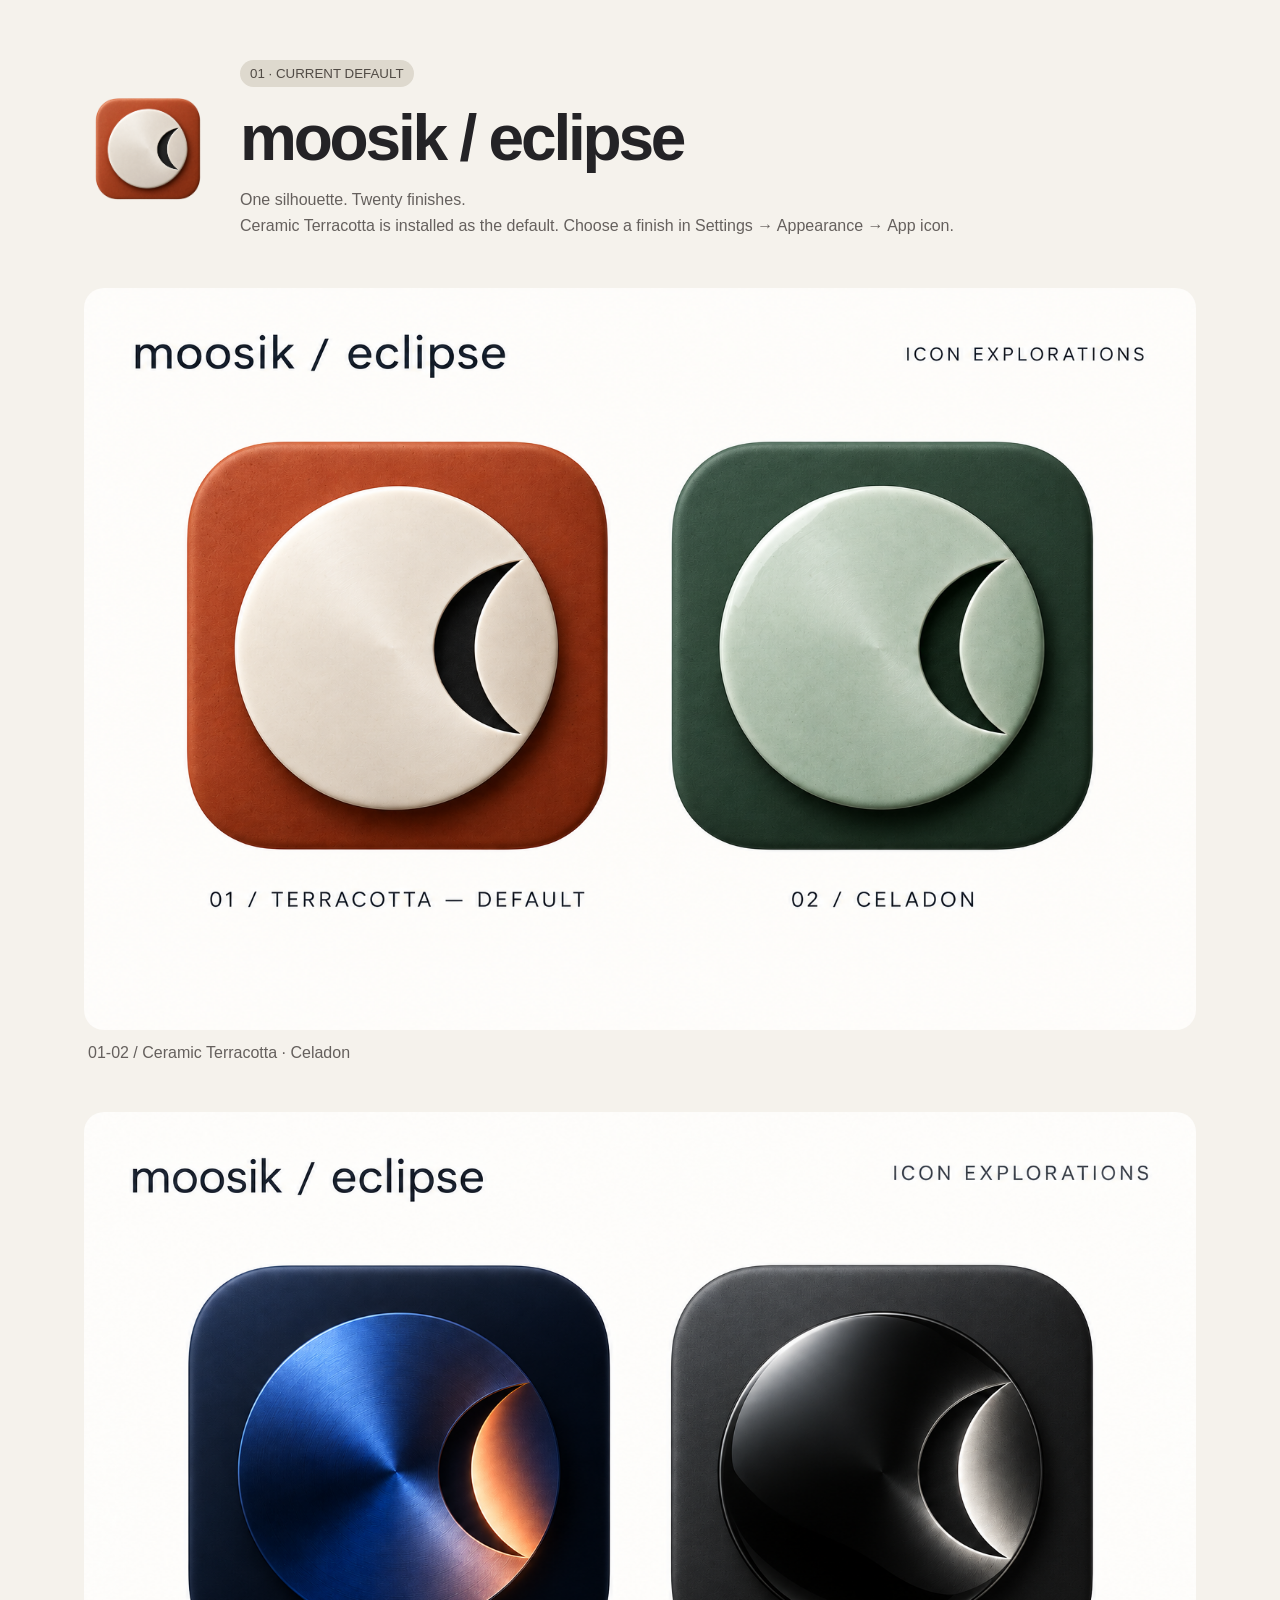
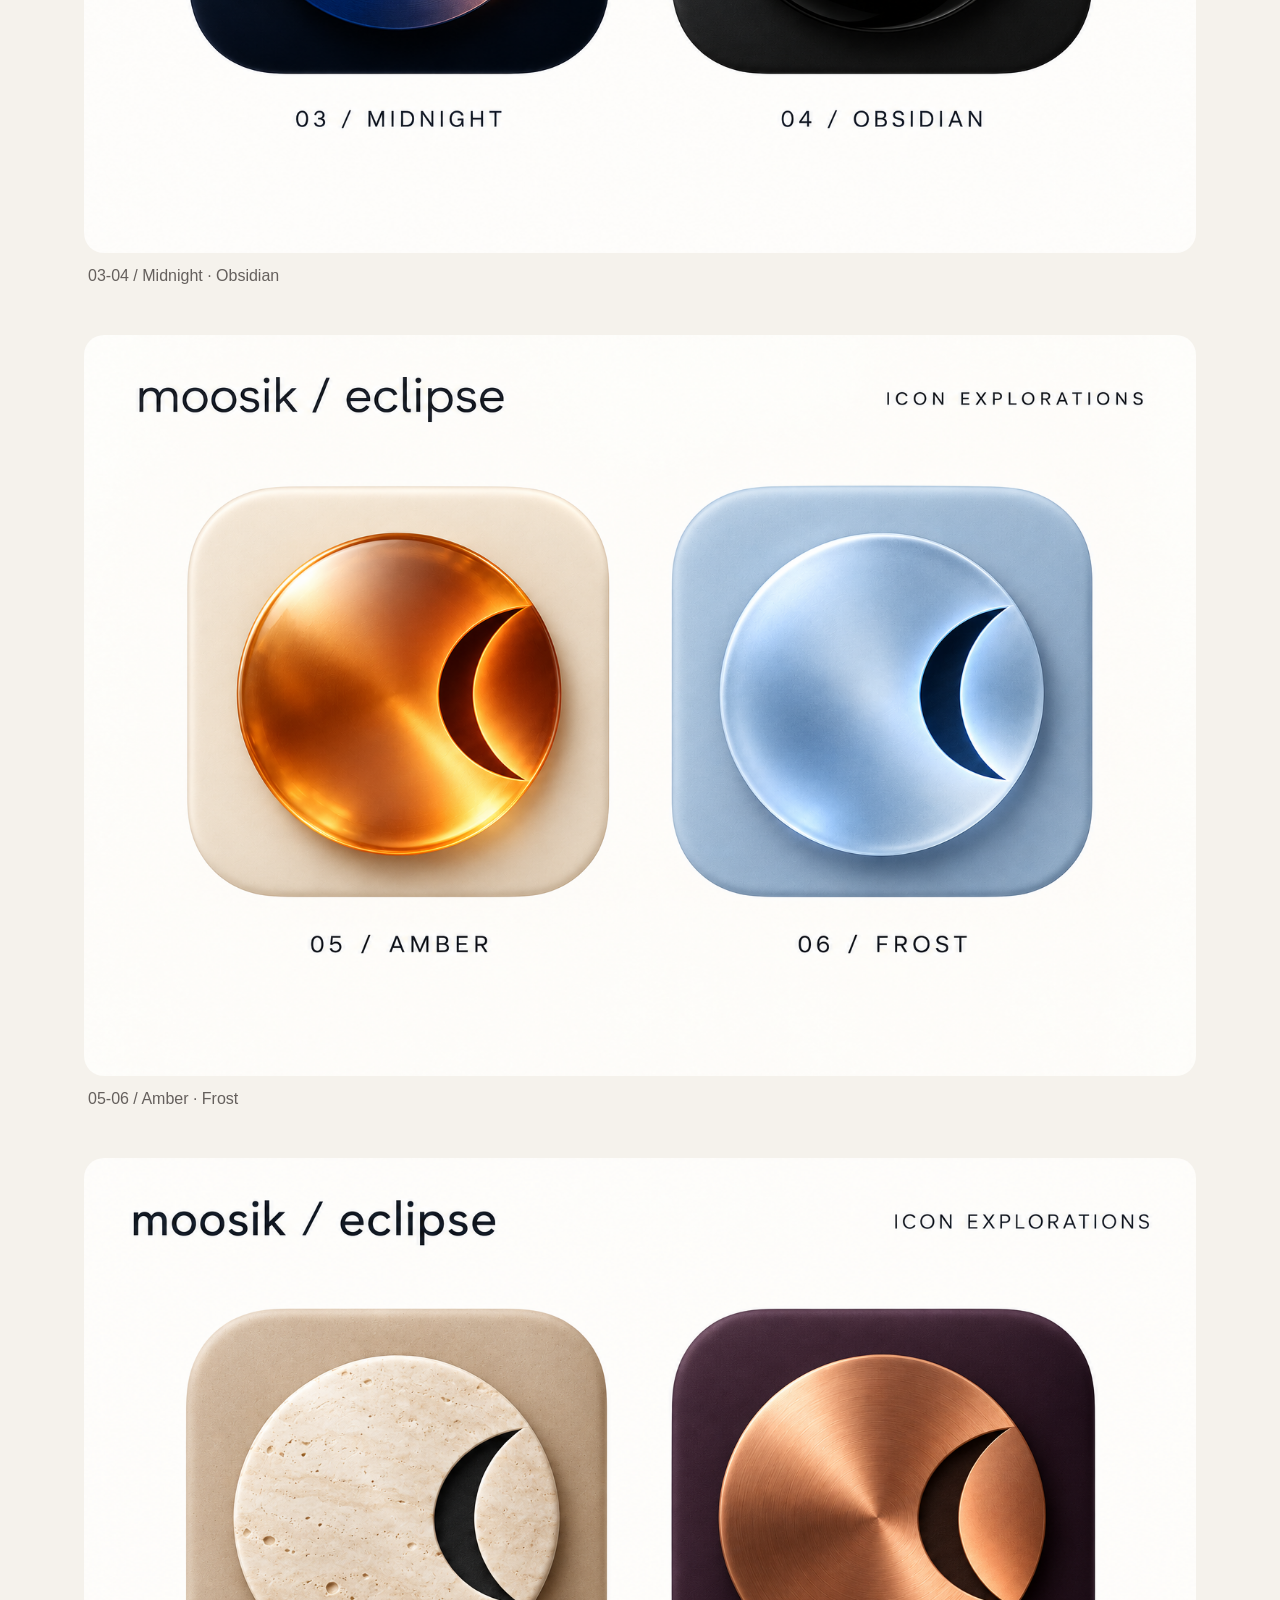
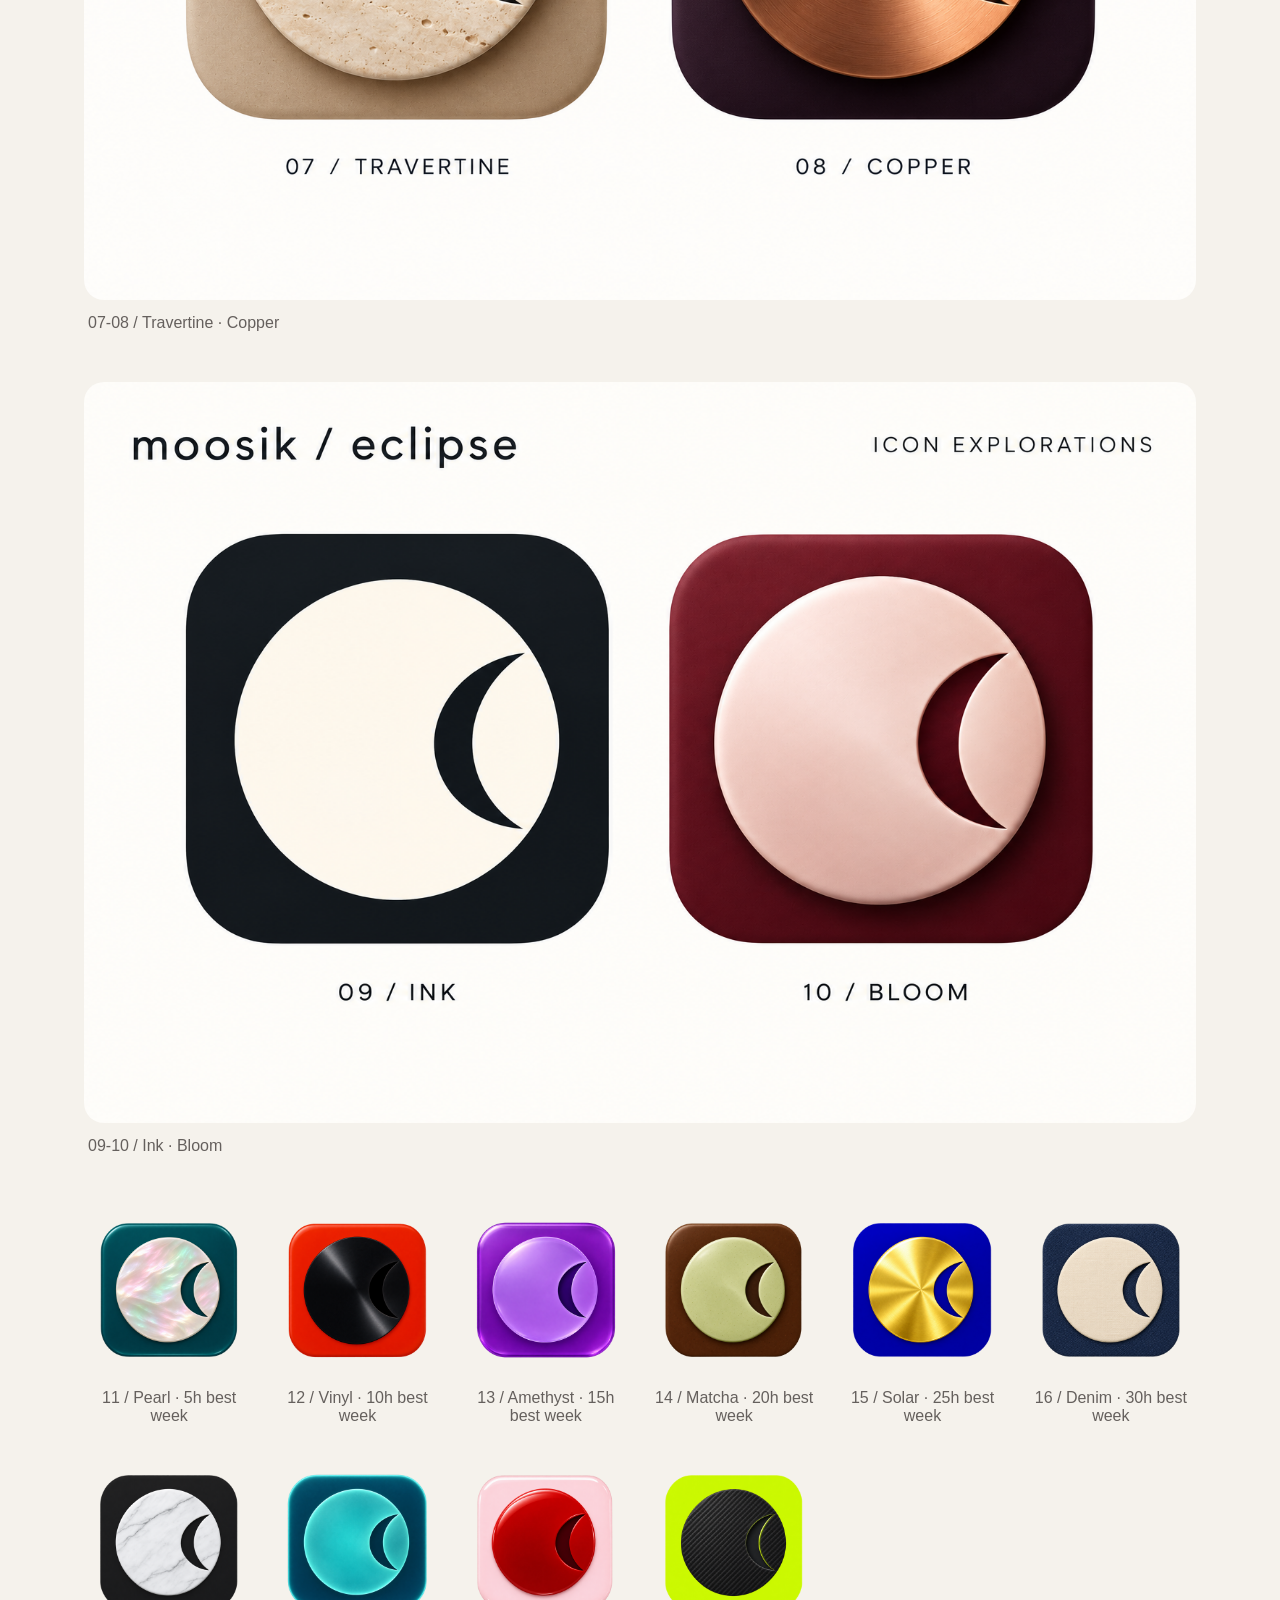
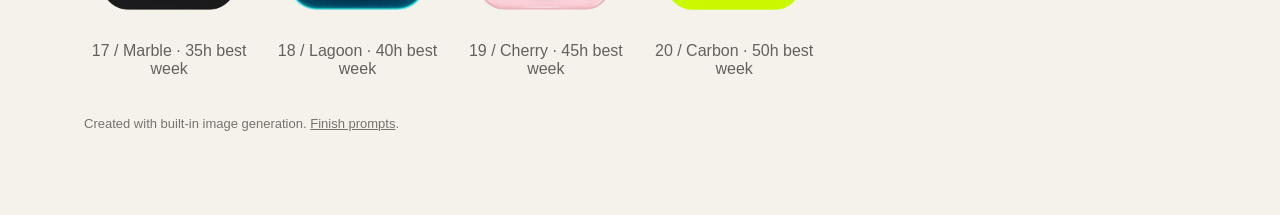
<file: assets/branding/moosik/eclipse/index.html>
<!doctype html><html lang="en"><meta charset="utf-8"><meta name="viewport" content="width=device-width,initial-scale=1"><title>Moosik — Eclipse collection</title><style>*{box-sizing:border-box}body{margin:0;background:#f5f2ec;color:#242326;font:16px -apple-system,BlinkMacSystemFont,sans-serif}main{max-width:1160px;margin:auto;padding:60px 24px}header{display:flex;align-items:center;gap:28px;margin-bottom:50px}header img{width:128px}h1{font-weight:550;font-size:clamp(36px,5vw,64px);letter-spacing:-.05em;margin:0 0 12px}p{color:#65605d;line-height:1.6;margin:0}small{display:inline-block;background:#ded9ce;color:#514b45;padding:6px 10px;border-radius:20px;margin-bottom:14px}figure{margin:0 0 36px}figure img{width:100%;display:block;border-radius:20px}figcaption{padding:14px 4px;color:#65605d}footer{padding:24px 0;color:#79716c;font-size:13px}a{color:inherit}.finishes{display:grid;grid-template-columns:repeat(auto-fit,minmax(150px,1fr));gap:18px}.finishes figure{text-align:center;margin:0}.finishes img{border-radius:0}</style><main><header><img src="ceramic-final.png" alt="Default Ceramic Terracotta icon"><div><small>01 · CURRENT DEFAULT</small><h1>moosik / eclipse</h1><p>One silhouette. Twenty finishes.<br>Ceramic Terracotta is installed as the default. Choose a finish in Settings → Appearance → App icon.</p></div></header><figure><a href="options-01-02.png"><img src="options-01-02.png" alt="Ceramic Terracotta · Celadon" loading="lazy"></a><figcaption>01-02 / Ceramic Terracotta · Celadon</figcaption></figure><figure><a href="options-03-04.png"><img src="options-03-04.png" alt="Midnight · Obsidian" loading="lazy"></a><figcaption>03-04 / Midnight · Obsidian</figcaption></figure><figure><a href="options-05-06.png"><img src="options-05-06.png" alt="Amber · Frost" loading="lazy"></a><figcaption>05-06 / Amber · Frost</figcaption></figure><figure><a href="options-07-08.png"><img src="options-07-08.png" alt="Travertine · Copper" loading="lazy"></a><figcaption>07-08 / Travertine · Copper</figcaption></figure><figure><a href="options-09-10.png"><img src="options-09-10.png" alt="Ink · Bloom" loading="lazy"></a><figcaption>09-10 / Ink · Bloom</figcaption></figure><div class="finishes">
<figure><a href="variants/pearl.png"><img src="variants/pearl.png" alt="Pearl Eclipse icon" loading="lazy"></a><figcaption>11 / Pearl · 5h best week</figcaption></figure>
<figure><a href="variants/vinyl.png"><img src="variants/vinyl.png" alt="Vinyl Eclipse icon" loading="lazy"></a><figcaption>12 / Vinyl · 10h best week</figcaption></figure>
<figure><a href="variants/amethyst.png"><img src="variants/amethyst.png" alt="Amethyst Eclipse icon" loading="lazy"></a><figcaption>13 / Amethyst · 15h best week</figcaption></figure>
<figure><a href="variants/matcha.png"><img src="variants/matcha.png" alt="Matcha Eclipse icon" loading="lazy"></a><figcaption>14 / Matcha · 20h best week</figcaption></figure>
<figure><a href="variants/solar.png"><img src="variants/solar.png" alt="Solar Eclipse icon" loading="lazy"></a><figcaption>15 / Solar · 25h best week</figcaption></figure>
<figure><a href="variants/denim.png"><img src="variants/denim.png" alt="Denim Eclipse icon" loading="lazy"></a><figcaption>16 / Denim · 30h best week</figcaption></figure>
<figure><a href="variants/marble.png"><img src="variants/marble.png" alt="Marble Eclipse icon" loading="lazy"></a><figcaption>17 / Marble · 35h best week</figcaption></figure>
<figure><a href="variants/lagoon.png"><img src="variants/lagoon.png" alt="Lagoon Eclipse icon" loading="lazy"></a><figcaption>18 / Lagoon · 40h best week</figcaption></figure>
<figure><a href="variants/cherry.png"><img src="variants/cherry.png" alt="Cherry Eclipse icon" loading="lazy"></a><figcaption>19 / Cherry · 45h best week</figcaption></figure>
<figure><a href="variants/carbon.png"><img src="variants/carbon.png" alt="Carbon Eclipse icon" loading="lazy"></a><figcaption>20 / Carbon · 50h best week</figcaption></figure>
</div><footer>Created with built-in image generation. <a href="variants/prompts.json">Finish prompts</a>.</footer></main></html>
</file>
